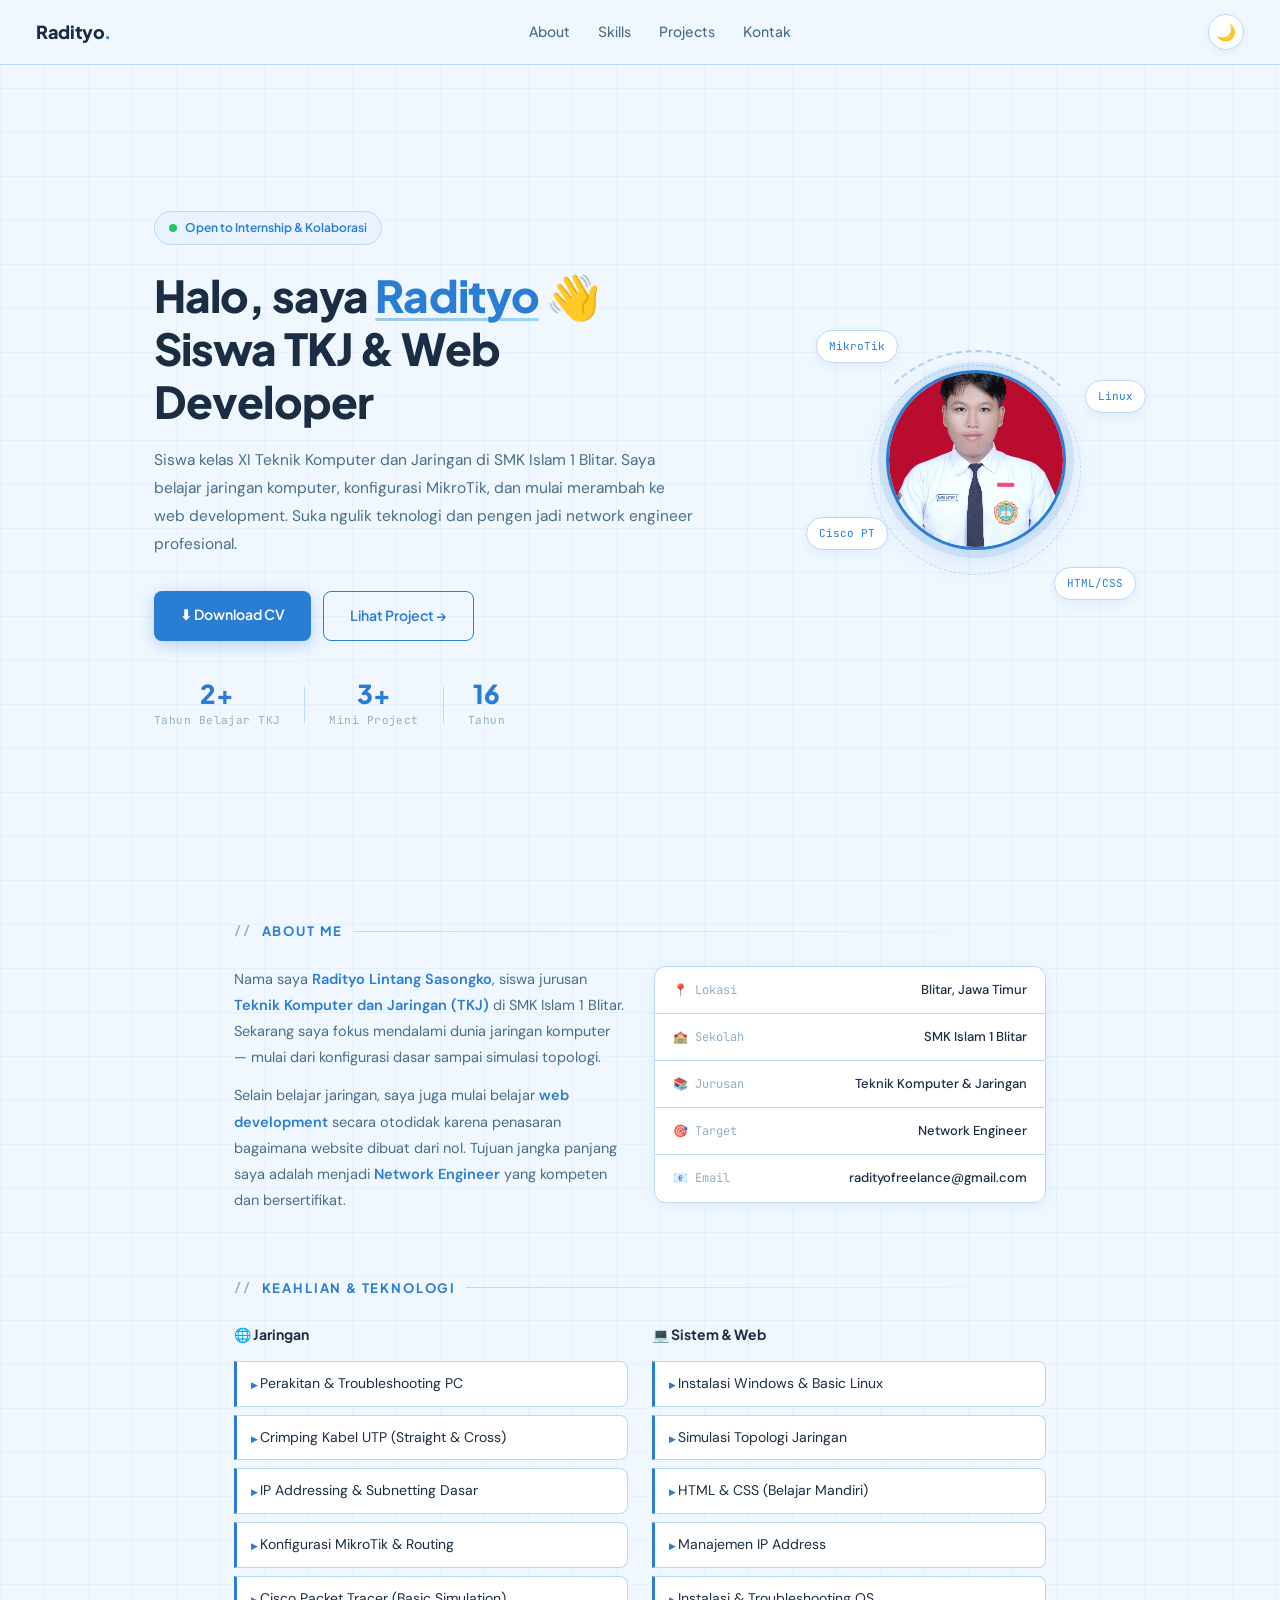
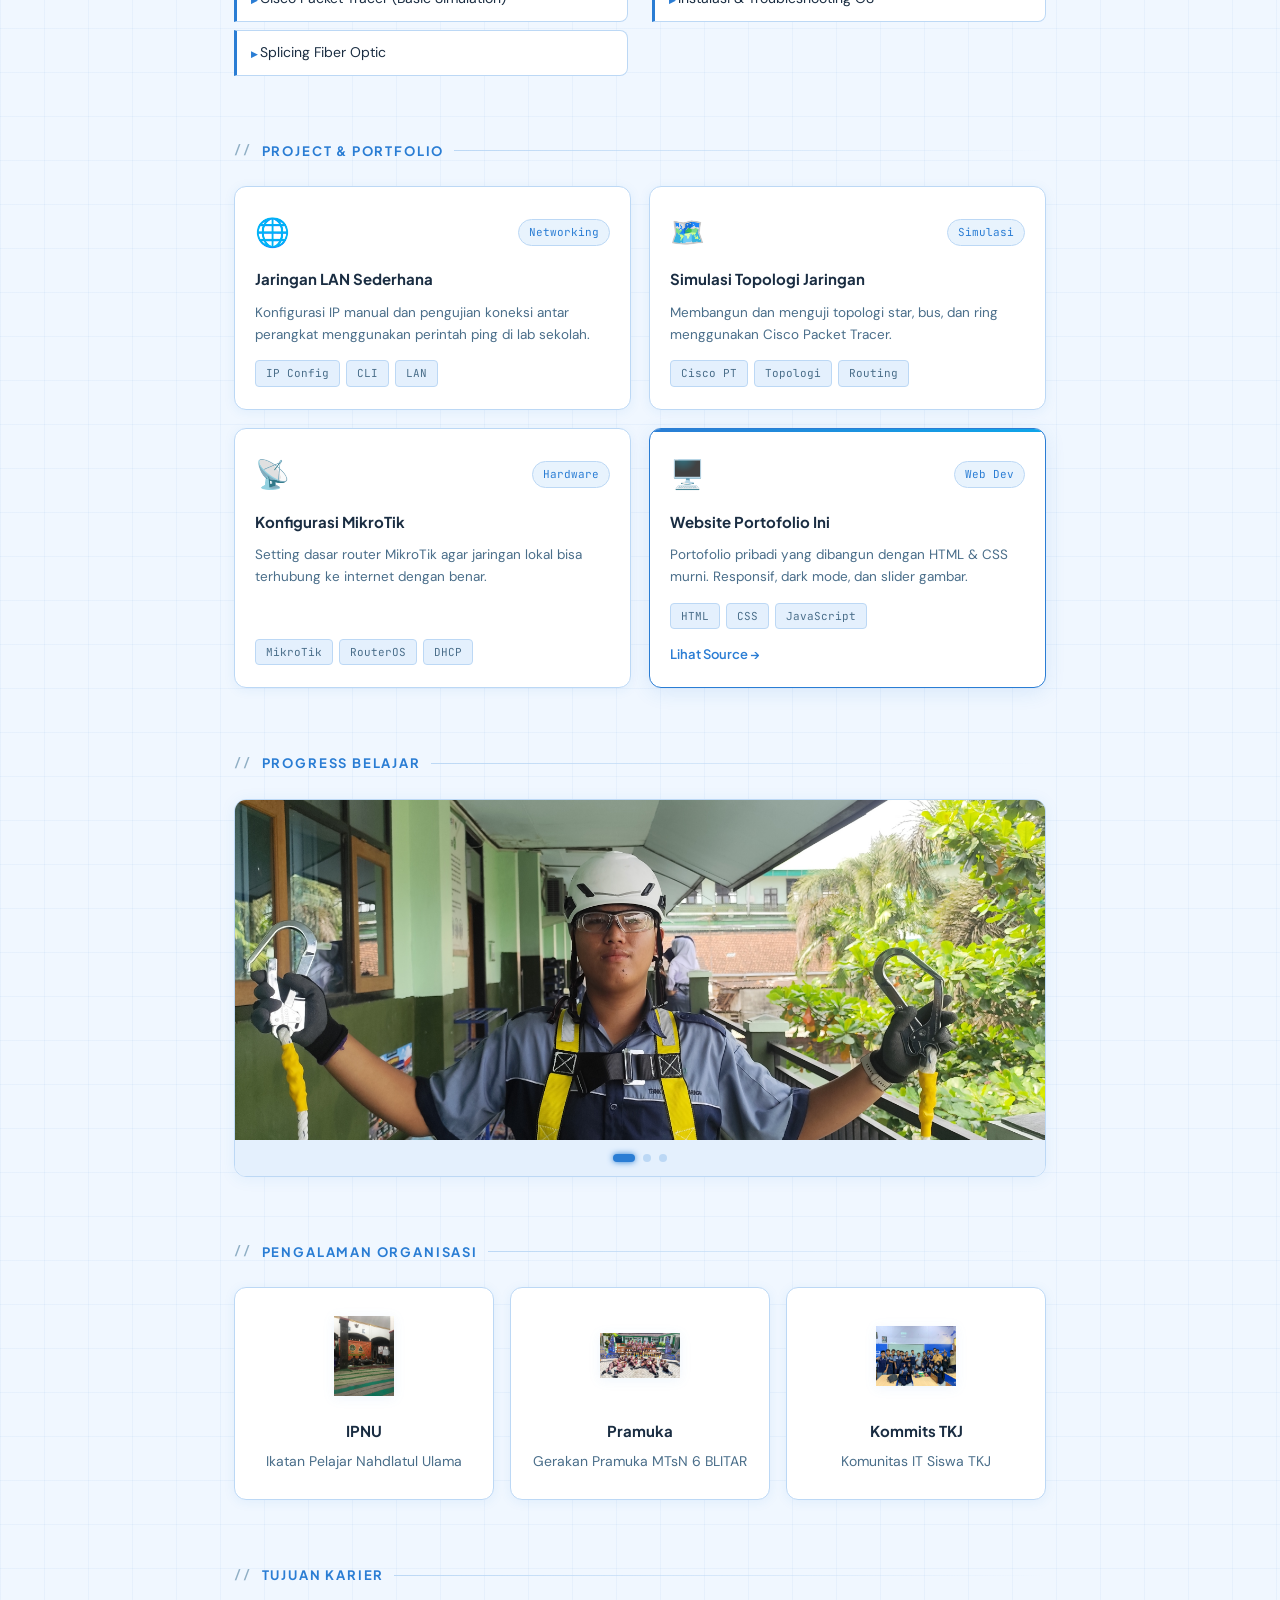
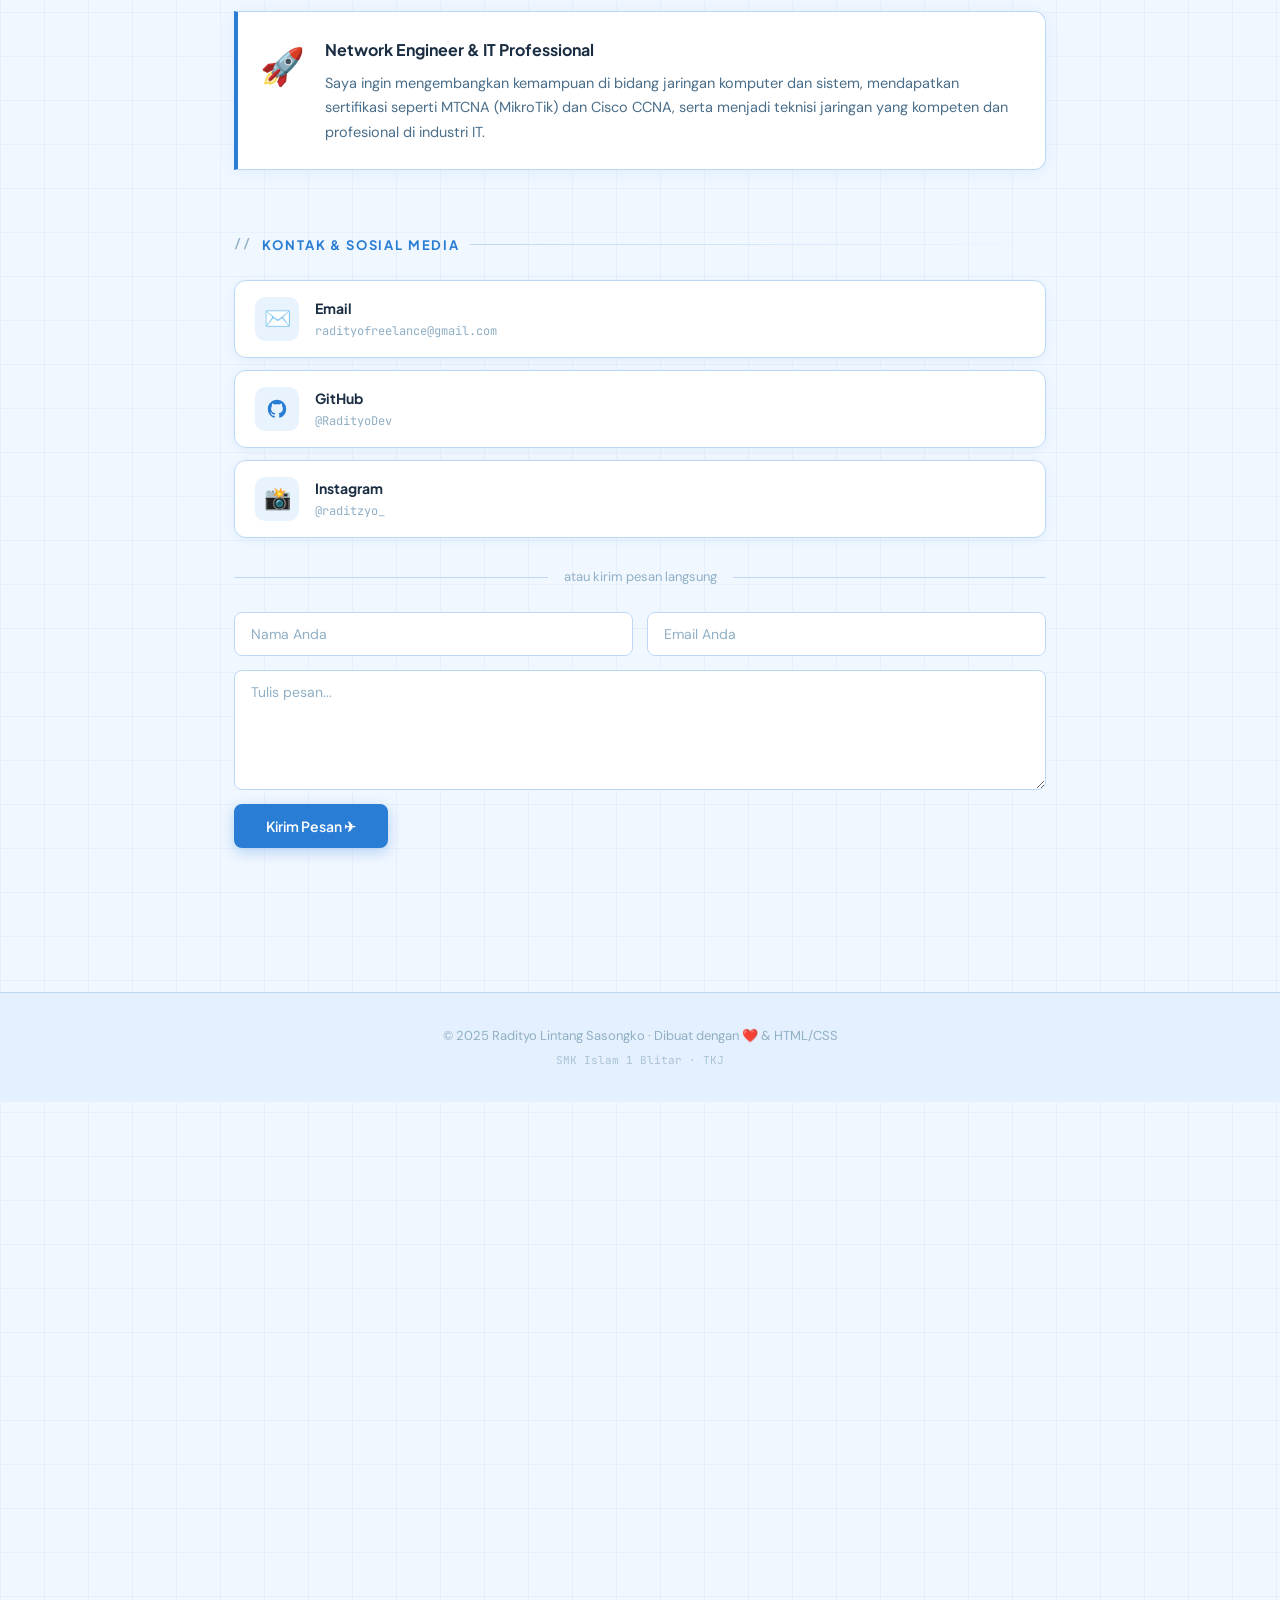
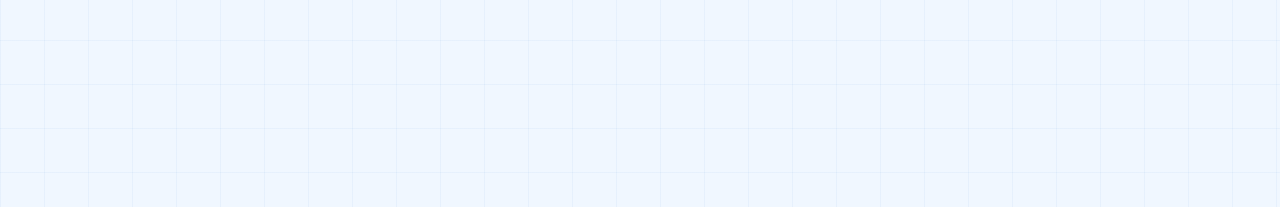
<file: index.html>
<!DOCTYPE html>
<html lang="id">
<head>
  <meta charset="UTF-8">
  <meta name="viewport" content="width=device-width, initial-scale=1.0">
  <title>Radityo Lintang — TKJ & Web Dev</title>
  <link rel="icon" type="image/png" href="favicon.png">
  <meta name="description" content="Portofolio Radityo Lintang Sasongko — siswa TKJ SMK Islam 1 Blitar, belajar jaringan komputer dan web development.">
  <link rel="stylesheet" href="style.css">
</head>
<body>

  <!-- NAVBAR -->
  <nav class="navbar">
    <span class="nav-logo">Radityo<span class="dot">.</span></span>
    <div class="nav-links">
      <a href="#about">About</a>
      <a href="#skills">Skills</a>
      <a href="#projects">Projects</a>
      <a href="#contact">Kontak</a>
    </div>
    <button class="toggle-btn" onclick="toggleDarkMode()">🌙</button>
  </nav>

  <!-- HERO SECTION -->
  <section class="hero" id="home">
    <div class="hero-content">
      <div class="hero-badge">
        <span class="badge-dot"></span> Open to Internship & Kolaborasi
      </div>
      <h1 class="hero-title">
        Halo, saya <span class="highlight">Radityo</span> 👋<br>
        Siswa TKJ & Web Developer
      </h1>
      <p class="hero-desc">
        Siswa kelas XI Teknik Komputer dan Jaringan di SMK Islam 1 Blitar.
        Saya belajar jaringan komputer, konfigurasi MikroTik, dan mulai
        merambah ke web development. Suka ngulik teknologi dan pengen
        jadi network engineer profesional.
      </p>
      <div class="hero-actions">
        <a href="CV-Radityo-Professional.pdf" download class="btn-primary">⬇ Download CV</a>
        <a href="#projects" class="btn-secondary">Lihat Project →</a>
      </div>
      <div class="hero-stats">
        <div class="stat">
          <span class="stat-num">2+</span>
          <span class="stat-label">Tahun Belajar TKJ</span>
        </div>
        <div class="stat-divider"></div>
        <div class="stat">
          <span class="stat-num">3+</span>
          <span class="stat-label">Mini Project</span>
        </div>
        <div class="stat-divider"></div>
        <div class="stat">
          <span class="stat-num">16</span>
          <span class="stat-label">Tahun</span>
        </div>
      </div>
    </div>
    <div class="hero-visual">
      <div class="avatar-wrap">
        <img src="profile.jpg" alt="Foto Radityo" class="hero-avatar">
        <div class="avatar-ring"></div>
        <div class="avatar-ring ring2"></div>
      </div>
      <!-- floating tech badges -->
      <div class="float-badge b1">MikroTik</div>
      <div class="float-badge b2">Linux</div>
      <div class="float-badge b3">Cisco PT</div>
      <div class="float-badge b4">HTML/CSS</div>
    </div>
  </section>

  <div class="container">

    <!-- ABOUT -->
    <section id="about">
      <h2>About Me</h2>
      <div class="about-grid">
        <div class="about-text">
          <p>
            Nama saya <strong>Radityo Lintang Sasongko</strong>, siswa jurusan
            <strong>Teknik Komputer dan Jaringan (TKJ)</strong> di SMK Islam 1 Blitar.
            Sekarang saya fokus mendalami dunia jaringan komputer — mulai dari
            konfigurasi dasar sampai simulasi topologi.
          </p>
          <p style="margin-top:12px">
            Selain belajar jaringan, saya juga mulai belajar <strong>web development</strong>
            secara otodidak karena penasaran bagaimana website dibuat dari nol.
            Tujuan jangka panjang saya adalah menjadi <strong>Network Engineer</strong>
            yang kompeten dan bersertifikat.
          </p>
        </div>
        <div class="about-info">
          <div class="info-row">
            <span class="info-label">📍 Lokasi</span>
            <span>Blitar, Jawa Timur</span>
          </div>
          <div class="info-row">
            <span class="info-label">🏫 Sekolah</span>
            <span>SMK Islam 1 Blitar</span>
          </div>
          <div class="info-row">
            <span class="info-label">📚 Jurusan</span>
            <span>Teknik Komputer & Jaringan</span>
          </div>
          <div class="info-row">
            <span class="info-label">🎯 Target</span>
            <span>Network Engineer</span>
          </div>
          <div class="info-row">
            <span class="info-label">📧 Email</span>
            <span>radityofreelance@gmail.com</span>
          </div>
        </div>
      </div>
    </section>

    <!-- SKILLS -->
    <section id="skills">
      <h2>Keahlian & Teknologi</h2>
      <div class="skills-grid">
        <div class="skill-group">
          <h3 class="skill-group-title">🌐 Jaringan</h3>
          <ul class="list">
            <li>Perakitan & Troubleshooting PC</li>
            <li>Crimping Kabel UTP (Straight & Cross)</li>
            <li>IP Addressing & Subnetting Dasar</li>
            <li>Konfigurasi MikroTik & Routing</li>
            <li>Cisco Packet Tracer (Basic Simulation)</li>
            <li>Splicing Fiber Optic</li>
          </ul>
        </div>
        <div class="skill-group">
          <h3 class="skill-group-title">💻 Sistem & Web</h3>
          <ul class="list">
            <li>Instalasi Windows & Basic Linux</li>
            <li>Simulasi Topologi Jaringan</li>
            <li>HTML & CSS (Belajar Mandiri)</li>
            <li>Manajemen IP Address</li>
            <li>Instalasi & Troubleshooting OS</li>
          </ul>
        </div>
      </div>
    </section>

    <!-- PROJECTS -->
    <section id="projects">
      <h2>Project & Portfolio</h2>
      <div class="project-cards">

        <div class="project-card">
          <div class="project-header">
            <span class="project-icon">🌐</span>
            <span class="project-tag">Networking</span>
          </div>
          <h3>Jaringan LAN Sederhana</h3>
          <p>Konfigurasi IP manual dan pengujian koneksi antar perangkat menggunakan perintah ping di lab sekolah.</p>
          <div class="project-tech">
            <span>IP Config</span><span>CLI</span><span>LAN</span>
          </div>
        </div>

        <div class="project-card">
          <div class="project-header">
            <span class="project-icon">🗺️</span>
            <span class="project-tag">Simulasi</span>
          </div>
          <h3>Simulasi Topologi Jaringan</h3>
          <p>Membangun dan menguji topologi star, bus, dan ring menggunakan Cisco Packet Tracer.</p>
          <div class="project-tech">
            <span>Cisco PT</span><span>Topologi</span><span>Routing</span>
          </div>
        </div>

        <div class="project-card">
          <div class="project-header">
            <span class="project-icon">📡</span>
            <span class="project-tag">Hardware</span>
          </div>
          <h3>Konfigurasi MikroTik</h3>
          <p>Setting dasar router MikroTik agar jaringan lokal bisa terhubung ke internet dengan benar.</p>
          <div class="project-tech">
            <span>MikroTik</span><span>RouterOS</span><span>DHCP</span>
          </div>
        </div>

        <div class="project-card featured">
          <div class="project-header">
            <span class="project-icon">🖥️</span>
            <span class="project-tag">Web Dev</span>
          </div>
          <h3>Website Portofolio Ini</h3>
          <p>Portofolio pribadi yang dibangun dengan HTML & CSS murni. Responsif, dark mode, dan slider gambar.</p>
          <div class="project-tech">
            <span>HTML</span><span>CSS</span><span>JavaScript</span>
          </div>
          <a href="#" class="project-link">Lihat Source →</a>
        </div>

      </div>
    </section>

    <!-- PROGRESS BELAJAR -->
    <section id="progress">
      <h2>Progress Belajar</h2>
      <div class="ig-slider">
        <div class="ig-slides">
          <img src="img1.jpg" alt="Progress 1">
          <img src="img2.jpg" alt="Progress 2">
          <img src="img3.jpg" alt="Progress 3">
        </div>
        <div class="dots"></div>
      </div>
    </section>

    <!-- ORGANISASI -->
    <section id="org">
      <h2>Pengalaman Organisasi</h2>
      <div class="cards">
        <div class="card">
          <img src="ippnu.png" alt="IPNU">
          <p><strong>IPNU</strong></p>
          <p>Ikatan Pelajar Nahdlatul Ulama</p>
        </div>
        <div class="card">
          <img src="pramuka.png" alt="Pramuka">
          <p><strong>Pramuka</strong></p>
          <p>Gerakan Pramuka MTsN 6 BLITAR</p>
        </div>
        <div class="card">
          <img src="kommits.png" alt="Kommits TKJ">
          <p><strong>Kommits TKJ</strong></p>
          <p>Komunitas IT Siswa TKJ</p>
        </div>
      </div>
    </section>

    <!-- TUJUAN KARIER -->
    <section id="career">
      <h2>Tujuan Karier</h2>
      <div class="career-box">
        <div class="career-icon">🚀</div>
        <div>
          <p class="career-title">Network Engineer &amp; IT Professional</p>
          <p>
            Saya ingin mengembangkan kemampuan di bidang jaringan komputer dan sistem,
            mendapatkan sertifikasi seperti MTCNA (MikroTik) dan Cisco CCNA,
            serta menjadi teknisi jaringan yang kompeten dan profesional di industri IT.
          </p>
        </div>
      </div>
    </section>

    <!-- KONTAK & SOSIAL -->
    <section id="contact">
      <h2>Kontak & Sosial Media</h2>

      <div class="social-links">
        <a href="mailto:radityofreelance@gmail.com?subject=Kerja Sama Dengan Radityo" class="social-card email">
          <span class="social-icon">✉️</span>
          <div>
            <span class="social-name">Email</span>
            <span class="social-handle">radityofreelance@gmail.com</span>
          </div>
        </a>
        <a href="https://github.com/RadityoDev" target="_blank" class="social-card github">
          <span class="social-icon">
            <svg width="22" height="22" viewBox="0 0 24 24" fill="currentColor"><path d="M12 2C6.477 2 2 6.484 2 12.017c0 4.425 2.865 8.18 6.839 9.504.5.092.682-.217.682-.483 0-.237-.008-.868-.013-1.703-2.782.605-3.369-1.343-3.369-1.343-.454-1.158-1.11-1.466-1.11-1.466-.908-.62.069-.608.069-.608 1.003.07 1.531 1.032 1.531 1.032.892 1.53 2.341 1.088 2.91.832.092-.647.35-1.088.636-1.338-2.22-.253-4.555-1.113-4.555-4.951 0-1.093.39-1.988 1.029-2.688-.103-.253-.446-1.272.098-2.65 0 0 .84-.27 2.75 1.026A9.564 9.564 0 0112 6.844c.85.004 1.705.115 2.504.337 1.909-1.296 2.747-1.027 2.747-1.027.546 1.379.202 2.398.1 2.651.64.7 1.028 1.595 1.028 2.688 0 3.848-2.339 4.695-4.566 4.943.359.309.678.92.678 1.855 0 1.338-.012 2.419-.012 2.747 0 .268.18.58.688.482A10.019 10.019 0 0022 12.017C22 6.484 17.522 2 12 2z"/></svg>
          </span>
          <div>
            <span class="social-name">GitHub</span>
            <span class="social-handle">@RadityoDev</span>
          </div>
        </a>
        <a href="https://www.instagram.com/raditzyo_?igsh=cDlxZDhxYXo2b2p4" target="_blank" class="social-card instagram">
          <span class="social-icon">📸</span>
          <div>
            <span class="social-name">Instagram</span>
            <span class="social-handle">@raditzyo_</span>
          </div>
        </a>
      </div>

      <div class="contact-divider">
        <span>atau kirim pesan langsung</span>
      </div>

      <form action="https://formspree.io/f/mvzbaopq" method="POST">
        <div class="form-row">
          <input type="text" name="name" placeholder="Nama Anda" required>
          <input type="email" name="email" placeholder="Email Anda" required>
        </div>
        <textarea name="message" placeholder="Tulis pesan..." required></textarea>
        <button type="submit">Kirim Pesan ✈</button>
      </form>
    </section>

  </div>

  <!-- FOOTER -->
  <footer class="footer">
    <p>© 2025 Radityo Lintang Sasongko · Dibuat dengan ❤️ & HTML/CSS</p>
    <p class="footer-sub">SMK Islam 1 Blitar · TKJ</p>
  </footer>

  <script>
    // Dark mode
    function toggleDarkMode() {
      document.body.classList.toggle("dark");
      const btn = document.querySelector(".toggle-btn");
      btn.textContent = document.body.classList.contains("dark") ? "☀️" : "🌙";
    }

    // Image slider
    const slider = document.querySelector(".ig-slides");
    const images = document.querySelectorAll(".ig-slides img");
    const dotsContainer = document.querySelector(".dots");

    let index = 0;
    let startX = 0;
    let isDragging = false;

    images.forEach((_, i) => {
      const dot = document.createElement("span");
      dot.addEventListener("click", () => { index = i; updateSlider(); });
      dotsContainer.appendChild(dot);
    });

    function updateDots() {
      document.querySelectorAll(".dots span").forEach((dot, i) => {
        dot.classList.toggle("active", i === index);
      });
    }

    function updateSlider() {
      slider.style.transform = `translateX(-${index * 100}%)`;
      updateDots();
    }

    slider.addEventListener("touchstart", e => { startX = e.touches[0].clientX; isDragging = true; });
    slider.addEventListener("touchmove", e => {
      if (!isDragging) return;
      const diff = startX - e.touches[0].clientX;
      if (diff > 50) { index = Math.min(index + 1, images.length - 1); isDragging = false; updateSlider(); }
      if (diff < -50) { index = Math.max(index - 1, 0); isDragging = false; updateSlider(); }
    });
    slider.addEventListener("touchend", () => { isDragging = false; });

    updateSlider();

    // Scroll reveal
    const observer = new IntersectionObserver((entries) => {
      entries.forEach(e => { if (e.isIntersecting) e.target.classList.add("visible"); });
    }, { threshold: 0.1 });
    document.querySelectorAll("section").forEach(s => observer.observe(s));
  </script>


<section id="homelab" class="homelab">
<div class="section-title">
<h2>🏠 My Homelab</h2>
<p>Building and maintaining self-hosted services on Ubuntu Server.</p>
</div>
<div class="homelab-grid">
<div class="lab-card"><h3>☁️ Nextcloud</h3><p>Private cloud storage.</p></div>
<div class="lab-card"><h3>📸 Immich</h3><p>Photo management.</p></div>
<div class="lab-card"><h3>🎵 Navidrome</h3><p>Music streaming.</p></div>
<div class="lab-card"><h3>📊 Netdata</h3><p>Server monitoring.</p></div>
<div class="lab-card"><h3>🔐 Tailscale</h3><p>Secure remote access.</p></div>
<div class="lab-card"><h3>🐳 Docker</h3><p>Container platform.</p></div>
</div>
<div class="stats">
<div><strong>10+</strong><span>Containers</span></div>
<div><strong>8+</strong><span>Services</span></div>
<div><strong>24/7</strong><span>Server</span></div>
<div><strong>2026</strong><span>Homelab</span></div>
</div>
</section>

</body>
</html>
</file>
<file: style.css>
/* ============================================================
   RADITYO PORTFOLIO — LIGHT BLUE TECH THEME
   ============================================================ */

@import url('https://fonts.googleapis.com/css2?family=Plus+Jakarta+Sans:wght@400;500;600;700;800&family=DM+Sans:ital,wght@0,300;0,400;0,500;1,400&family=JetBrains+Mono:wght@400;500&display=swap');

/* ── VARIABLES ── */
:root {
  --bg:           #f0f7ff;
  --bg2:          #e4f0fd;
  --bg3:          #d6e8fb;
  --card-bg:      #ffffff;
  --border:       #bcd8f5;
  --accent:       #2a7dd4;
  --accent-dim:   #1a6abf;
  --accent-light: #e8f3fd;
  --accent-glow:  rgba(42, 125, 212, 0.12);
  --cyan:         #0ea5e9;
  --text:         #1a2d42;
  --text-dim:     #4a6e8a;
  --text-muted:   #90afc5;
  --shadow:       rgba(42, 125, 212, 0.08);
  --shadow-md:    rgba(42, 125, 212, 0.16);
  --font-mono:    'JetBrains Mono', monospace;
  --font-head:    'Plus Jakarta Sans', sans-serif;
  --font-body:    'DM Sans', sans-serif;
  --radius:       12px;
  --radius-sm:    8px;
}

body.dark {
  --bg:           #0d1f35;
  --bg2:          #112540;
  --bg3:          #162d4c;
  --card-bg:      #0f2238;
  --border:       #1e4068;
  --accent:       #5baaf0;
  --accent-dim:   #4a9add;
  --accent-light: #112540;
  --accent-glow:  rgba(91, 170, 240, 0.15);
  --cyan:         #38bdf8;
  --text:         #d0e8f8;
  --text-dim:     #7aaed0;
  --text-muted:   #3a6080;
  --shadow:       rgba(0, 0, 0, 0.3);
  --shadow-md:    rgba(0, 0, 0, 0.5);
}

/* ── RESET ── */
*, *::before, *::after { box-sizing: border-box; margin: 0; padding: 0; }
html { scroll-behavior: smooth; }

body {
  background-color: var(--bg);
  color: var(--text);
  font-family: var(--font-body);
  font-size: 15px;
  line-height: 1.7;
  min-height: 100vh;
  overflow-x: hidden;
  transition: background 0.4s ease, color 0.4s ease;
  background-image:
    linear-gradient(rgba(42,125,212,0.05) 1px, transparent 1px),
    linear-gradient(90deg, rgba(42,125,212,0.05) 1px, transparent 1px);
  background-size: 44px 44px;
}

::-webkit-scrollbar { width: 6px; }
::-webkit-scrollbar-track { background: var(--bg2); }
::-webkit-scrollbar-thumb { background: var(--accent-dim); border-radius: 3px; }

/* ── NAVBAR ── */
.navbar {
  position: fixed;
  top: 0; left: 0; right: 0;
  z-index: 100;
  display: flex;
  align-items: center;
  justify-content: space-between;
  padding: 14px 36px;
  background: rgba(240, 247, 255, 0.88);
  backdrop-filter: blur(14px);
  -webkit-backdrop-filter: blur(14px);
  border-bottom: 1px solid var(--border);
  transition: background 0.4s;
}

body.dark .navbar { background: rgba(13, 31, 53, 0.92); }

.nav-logo {
  font-family: var(--font-head);
  font-weight: 800;
  font-size: 18px;
  color: var(--text);
  letter-spacing: -0.02em;
}

.nav-logo .dot { color: var(--accent); }

.nav-links { display: flex; gap: 28px; }

.nav-links a {
  font-family: var(--font-head);
  font-size: 14px;
  font-weight: 500;
  color: var(--text-dim);
  text-decoration: none;
  transition: color 0.2s;
}

.nav-links a:hover { color: var(--accent); }

.toggle-btn {
  background: var(--card-bg);
  border: 1px solid var(--border);
  font-size: 16px;
  width: 36px; height: 36px;
  border-radius: 50%;
  cursor: pointer;
  display: flex; align-items: center; justify-content: center;
  transition: all 0.3s ease;
  box-shadow: 0 2px 8px var(--shadow);
}

.toggle-btn:hover {
  background: var(--accent);
  border-color: var(--accent);
  transform: scale(1.1);
}

/* ── HERO ── */
.hero {
  min-height: 100vh;
  display: flex;
  align-items: center;
  justify-content: space-between;
  gap: 40px;
  padding: 100px 64px 60px;
  max-width: 1100px;
  margin: 0 auto;
}

.hero-content { flex: 1; max-width: 540px; }

.hero-badge {
  display: inline-flex;
  align-items: center;
  gap: 8px;
  background: var(--accent-light);
  border: 1px solid var(--border);
  color: var(--accent);
  font-family: var(--font-head);
  font-size: 12px;
  font-weight: 600;
  padding: 6px 14px;
  border-radius: 99px;
  margin-bottom: 24px;
  animation: fadeUp 0.5s ease both;
}

.badge-dot {
  width: 8px; height: 8px;
  background: #22c55e;
  border-radius: 50%;
  animation: blink 2s infinite;
}

@keyframes blink {
  0%, 100% { opacity: 1; }
  50%       { opacity: 0.3; }
}

.hero-title {
  font-family: var(--font-head);
  font-size: clamp(28px, 4vw, 44px);
  font-weight: 800;
  line-height: 1.2;
  color: var(--text);
  margin-bottom: 20px;
  letter-spacing: -0.02em;
  animation: fadeUp 0.6s ease 0.1s both;
}

.hero-title .highlight {
  color: var(--accent);
  position: relative;
}

.hero-title .highlight::after {
  content: '';
  position: absolute;
  bottom: 2px; left: 0; right: 0;
  height: 3px;
  background: linear-gradient(90deg, var(--accent), var(--cyan));
  border-radius: 2px;
  opacity: 0.4;
}

.hero-desc {
  font-size: 15.5px;
  color: var(--text-dim);
  line-height: 1.8;
  margin-bottom: 32px;
  animation: fadeUp 0.6s ease 0.2s both;
}

.hero-actions {
  display: flex;
  gap: 12px;
  flex-wrap: wrap;
  margin-bottom: 40px;
  animation: fadeUp 0.6s ease 0.3s both;
}

.btn-primary {
  display: inline-block;
  background: var(--accent);
  color: #ffffff;
  font-family: var(--font-head);
  font-size: 14px;
  font-weight: 600;
  padding: 12px 26px;
  border-radius: var(--radius-sm);
  text-decoration: none;
  box-shadow: 0 4px 16px rgba(42,125,212,0.3);
  transition: all 0.3s ease;
}

.btn-primary:hover {
  background: var(--accent-dim);
  box-shadow: 0 6px 24px rgba(42,125,212,0.45);
  transform: translateY(-2px);
}

.btn-secondary {
  display: inline-block;
  border: 1.5px solid var(--accent);
  color: var(--accent);
  font-family: var(--font-head);
  font-size: 14px;
  font-weight: 600;
  padding: 12px 26px;
  border-radius: var(--radius-sm);
  text-decoration: none;
  transition: all 0.3s ease;
}

.btn-secondary:hover {
  background: var(--accent-glow);
  transform: translateY(-2px);
}

.hero-stats {
  display: flex;
  align-items: center;
  gap: 24px;
  animation: fadeUp 0.6s ease 0.4s both;
}

.stat { text-align: center; }

.stat-num {
  display: block;
  font-family: var(--font-head);
  font-size: 26px;
  font-weight: 800;
  color: var(--accent);
  line-height: 1;
}

.stat-label {
  display: block;
  font-size: 11px;
  color: var(--text-muted);
  font-family: var(--font-mono);
  letter-spacing: 0.04em;
  margin-top: 4px;
}

.stat-divider {
  width: 1px; height: 36px;
  background: var(--border);
}

/* ── HERO VISUAL ── */
.hero-visual {
  position: relative;
  width: 300px; height: 300px;
  flex-shrink: 0;
  animation: fadeUp 0.7s ease 0.2s both;
}

.avatar-wrap {
  position: relative;
  width: 200px; height: 200px;
  margin: 50px auto 0;
}

.hero-avatar {
  width: 180px; height: 180px;
  border-radius: 50%;
  object-fit: cover;
  border: 3px solid var(--accent);
  box-shadow: 0 0 0 8px var(--accent-glow), 0 8px 32px var(--shadow-md);
  display: block;
  margin: 10px auto;
  position: relative;
  z-index: 2;
}

.avatar-ring {
  position: absolute;
  top: 50%; left: 50%;
  transform: translate(-50%, -50%);
  width: 210px; height: 210px;
  border-radius: 50%;
  border: 1.5px dashed var(--border);
  animation: spin 20s linear infinite;
}

.ring2 {
  width: 240px; height: 240px;
  border-color: transparent;
  border-top-color: var(--accent);
  border-width: 2px;
  opacity: 0.3;
  animation: spin 8s linear infinite reverse;
}

@keyframes spin { to { transform: translate(-50%, -50%) rotate(360deg); } }

.float-badge {
  position: absolute;
  background: var(--card-bg);
  border: 1px solid var(--border);
  color: var(--accent);
  font-family: var(--font-mono);
  font-size: 11px;
  padding: 6px 12px;
  border-radius: 99px;
  box-shadow: 0 4px 12px var(--shadow);
  white-space: nowrap;
  animation: float 4s ease-in-out infinite;
}

.b1 { top: 10px; left: -10px; animation-delay: 0s; }
.b2 { top: 60px; right: -20px; animation-delay: 0.8s; }
.b3 { bottom: 70px; left: -20px; animation-delay: 1.6s; }
.b4 { bottom: 20px; right: -10px; animation-delay: 2.4s; }

@keyframes float {
  0%, 100% { transform: translateY(0); }
  50%       { transform: translateY(-8px); }
}

/* ── CONTAINER ── */
.container {
  max-width: 860px;
  margin: 0 auto;
  padding: 20px 24px 80px;
}

/* ── SECTIONS ── */
section {
  margin-bottom: 64px;
  opacity: 0;
  transform: translateY(24px);
  transition: opacity 0.55s ease, transform 0.55s ease;
}

section.visible { opacity: 1; transform: translateY(0); }

section h2 {
  font-family: var(--font-head);
  font-size: 13px;
  font-weight: 700;
  letter-spacing: 0.14em;
  text-transform: uppercase;
  color: var(--accent);
  margin-bottom: 24px;
  display: flex;
  align-items: center;
  gap: 10px;
}

section h2::before {
  content: '//';
  color: var(--text-muted);
  font-family: var(--font-mono);
  font-size: 12px;
}

section h2::after {
  content: '';
  flex: 1;
  height: 1px;
  background: linear-gradient(90deg, var(--border), transparent);
}

/* ── ABOUT ── */
.about-grid {
  display: grid;
  grid-template-columns: 1fr 1fr;
  gap: 28px;
  align-items: start;
}

.about-text p { color: var(--text-dim); font-size: 14.5px; line-height: 1.8; }
.about-text strong { color: var(--accent); font-weight: 600; }

.about-info {
  background: var(--card-bg);
  border: 1px solid var(--border);
  border-radius: var(--radius);
  overflow: hidden;
  box-shadow: 0 2px 16px var(--shadow);
}

.info-row {
  display: flex;
  align-items: center;
  justify-content: space-between;
  gap: 12px;
  padding: 12px 18px;
  border-bottom: 1px solid var(--border);
  font-size: 13.5px;
  transition: background 0.2s;
}

.info-row:last-child { border-bottom: none; }
.info-row:hover { background: var(--accent-light); }

.info-label {
  color: var(--text-muted);
  font-family: var(--font-mono);
  font-size: 12px;
  white-space: nowrap;
}

.info-row span:last-child {
  color: var(--text);
  font-weight: 500;
  text-align: right;
  font-size: 13px;
}

/* ── SKILLS ── */
.skills-grid {
  display: grid;
  grid-template-columns: 1fr 1fr;
  gap: 24px;
}

.skill-group-title {
  font-family: var(--font-head);
  font-size: 14px;
  font-weight: 700;
  color: var(--text);
  margin-bottom: 14px;
}

.list { list-style: none; display: flex; flex-direction: column; gap: 8px; }

.list li {
  font-size: 14px;
  color: var(--text);
  padding: 10px 14px;
  background: var(--card-bg);
  border: 1px solid var(--border);
  border-left: 3px solid var(--accent);
  border-radius: 0 var(--radius-sm) var(--radius-sm) 0;
  transition: all 0.22s ease;
  cursor: default;
}

.list li::before { content: '▶ '; color: var(--accent); font-size: 9px; }

.list li:hover {
  background: var(--accent-light);
  transform: translateX(5px);
  box-shadow: -3px 0 0 var(--accent);
  border-color: var(--accent);
}

/* ── PROJECT CARDS ── */
.project-cards {
  display: grid;
  grid-template-columns: repeat(2, 1fr);
  gap: 18px;
}

.project-card {
  background: var(--card-bg);
  border: 1px solid var(--border);
  border-radius: var(--radius);
  padding: 22px 20px;
  transition: all 0.3s ease;
  display: flex;
  flex-direction: column;
  gap: 10px;
  box-shadow: 0 2px 12px var(--shadow);
  position: relative;
  overflow: hidden;
}

.project-card::before {
  content: '';
  position: absolute;
  top: 0; left: 0; right: 0;
  height: 3px;
  background: linear-gradient(90deg, var(--accent), var(--cyan));
  opacity: 0;
  transition: opacity 0.3s;
}

.project-card:hover {
  transform: translateY(-4px);
  border-color: var(--accent);
  box-shadow: 0 8px 28px var(--shadow-md);
}

.project-card:hover::before { opacity: 1; }

.project-card.featured {
  border-color: var(--accent);
  box-shadow: 0 4px 20px var(--accent-glow);
}

.project-card.featured::before { opacity: 1; }

.project-header {
  display: flex;
  align-items: center;
  justify-content: space-between;
}

.project-icon { font-size: 28px; }

.project-tag {
  font-family: var(--font-mono);
  font-size: 11px;
  background: var(--accent-light);
  color: var(--accent);
  border: 1px solid var(--border);
  padding: 3px 10px;
  border-radius: 99px;
}

.project-card h3 {
  font-family: var(--font-head);
  font-size: 15px;
  font-weight: 700;
  color: var(--text);
}

.project-card > p {
  font-size: 13.5px;
  color: var(--text-dim);
  line-height: 1.65;
  flex: 1;
}

.project-tech {
  display: flex;
  flex-wrap: wrap;
  gap: 6px;
  margin-top: 4px;
}

.project-tech span {
  font-family: var(--font-mono);
  font-size: 11px;
  background: var(--bg2);
  color: var(--text-dim);
  border: 1px solid var(--border);
  padding: 3px 10px;
  border-radius: 4px;
}

.project-link {
  font-family: var(--font-head);
  font-size: 13px;
  font-weight: 600;
  color: var(--accent);
  text-decoration: none;
  margin-top: 4px;
  display: inline-block;
  transition: letter-spacing 0.2s;
}

.project-link:hover { letter-spacing: 0.03em; }

/* ── SLIDER ── */
.ig-slider {
  border: 1px solid var(--border);
  border-radius: var(--radius);
  overflow: hidden;
  background: var(--card-bg);
  box-shadow: 0 2px 16px var(--shadow);
}

.ig-slides {
  display: flex;
  transition: transform 0.4s cubic-bezier(0.25, 0.46, 0.45, 0.94);
}

.ig-slides img {
  min-width: 100%;
  max-height: 340px;
  object-fit: cover;
  display: block;
}

.dots {
  display: flex;
  justify-content: center;
  gap: 8px;
  padding: 14px 0;
  background: var(--bg2);
}

.dots span {
  width: 8px; height: 8px;
  border-radius: 50%;
  background: var(--border);
  cursor: pointer;
  transition: all 0.3s ease;
  display: inline-block;
}

.dots span.active {
  background: var(--accent);
  width: 22px;
  border-radius: 4px;
  box-shadow: 0 0 6px var(--accent);
}

/* ── ORG CARDS ── */
.cards {
  display: grid;
  grid-template-columns: repeat(auto-fit, minmax(180px, 1fr));
  gap: 16px;
}

.card {
  background: var(--card-bg);
  border: 1px solid var(--border);
  border-radius: var(--radius);
  padding: 28px 18px 22px;
  position: relative;
  overflow: hidden;
  transition: all 0.3s ease;
  text-align: center;
  box-shadow: 0 2px 12px var(--shadow);
}

.card::before {
  content: '';
  position: absolute;
  top: 0; left: 0; right: 0;
  height: 3px;
  background: linear-gradient(90deg, var(--accent), var(--cyan));
  opacity: 0;
  transition: opacity 0.3s;
}

.card:hover {
  transform: translateY(-4px);
  border-color: var(--accent);
  box-shadow: 0 8px 28px var(--shadow-md);
}

.card:hover::before { opacity: 1; }

.card img {
  width: 80px; height: 80px;
  object-fit: contain;
  margin-bottom: 14px;
  transition: transform 0.3s ease;
  filter: drop-shadow(0 2px 6px var(--shadow));
}

.card:hover img { transform: scale(1.08); }

.card p { font-size: 14px; color: var(--text-dim); margin-bottom: 4px; }

.card p strong {
  display: block;
  font-family: var(--font-head);
  font-size: 15px;
  font-weight: 700;
  color: var(--text);
  margin-bottom: 6px;
}

/* ── CAREER ── */
.career-box {
  display: flex;
  gap: 20px;
  align-items: flex-start;
  background: var(--card-bg);
  border: 1px solid var(--border);
  border-left: 4px solid var(--accent);
  border-radius: 0 var(--radius) var(--radius) 0;
  padding: 24px 22px;
  box-shadow: 0 2px 16px var(--shadow);
}

.career-icon { font-size: 36px; flex-shrink: 0; }

.career-title {
  font-family: var(--font-head);
  font-size: 16px;
  font-weight: 700;
  color: var(--text);
  margin-bottom: 8px !important;
}

.career-box p:last-child { color: var(--text-dim); font-size: 14.5px; }

/* ── SOCIAL LINKS ── */
.social-links {
  display: flex;
  flex-direction: column;
  gap: 12px;
  margin-bottom: 28px;
}

.social-card {
  display: flex;
  align-items: center;
  gap: 16px;
  background: var(--card-bg);
  border: 1px solid var(--border);
  border-radius: var(--radius);
  padding: 16px 20px;
  text-decoration: none;
  transition: all 0.3s ease;
  box-shadow: 0 2px 10px var(--shadow);
}

.social-card:hover {
  transform: translateX(6px);
  border-color: var(--accent);
  box-shadow: 0 4px 20px var(--shadow-md);
}

.social-icon {
  font-size: 22px;
  width: 44px; height: 44px;
  display: flex; align-items: center; justify-content: center;
  background: var(--accent-light);
  border-radius: 10px;
  flex-shrink: 0;
  color: var(--accent);
}

.social-name {
  display: block;
  font-family: var(--font-head);
  font-size: 14px;
  font-weight: 700;
  color: var(--text);
}

.social-handle {
  display: block;
  font-family: var(--font-mono);
  font-size: 12px;
  color: var(--text-muted);
}

.contact-divider {
  display: flex;
  align-items: center;
  gap: 16px;
  color: var(--text-muted);
  font-size: 13px;
  margin-bottom: 24px;
}

.contact-divider::before,
.contact-divider::after {
  content: '';
  flex: 1;
  height: 1px;
  background: var(--border);
}

/* ── FORM ── */
#contact form { display: flex; flex-direction: column; gap: 14px; }

.form-row { display: grid; grid-template-columns: 1fr 1fr; gap: 14px; }

#contact input,
#contact textarea {
  background: var(--card-bg);
  border: 1.5px solid var(--border);
  color: var(--text);
  font-family: var(--font-body);
  font-size: 14px;
  padding: 12px 16px;
  outline: none;
  border-radius: var(--radius-sm);
  transition: all 0.3s ease;
  width: 100%;
}

#contact input::placeholder,
#contact textarea::placeholder { color: var(--text-muted); }

#contact input:focus,
#contact textarea:focus {
  border-color: var(--accent);
  box-shadow: 0 0 0 3px var(--accent-glow);
}

#contact textarea { resize: vertical; min-height: 120px; }

#contact button[type="submit"] {
  background: var(--accent);
  border: none;
  color: #ffffff;
  font-family: var(--font-head);
  font-size: 14px;
  font-weight: 600;
  padding: 13px 32px;
  border-radius: var(--radius-sm);
  cursor: pointer;
  transition: all 0.3s ease;
  align-self: flex-start;
  box-shadow: 0 4px 14px rgba(42,125,212,0.3);
}

#contact button[type="submit"]:hover {
  background: var(--accent-dim);
  box-shadow: 0 6px 22px rgba(42,125,212,0.45);
  transform: translateY(-2px);
}

/* ── FOOTER ── */
.footer {
  text-align: center;
  padding: 32px 24px;
  border-top: 1px solid var(--border);
  background: var(--bg2);
  color: var(--text-muted);
  font-size: 13px;
}

.footer-sub {
  margin-top: 4px;
  font-family: var(--font-mono);
  font-size: 11px;
  opacity: 0.7;
}

/* ── ANIMATIONS ── */
@keyframes fadeUp {
  from { opacity: 0; transform: translateY(20px); }
  to   { opacity: 1; transform: translateY(0); }
}

/* ── RESPONSIVE ── */
@media (max-width: 768px) {
  .hero {
    flex-direction: column;
    padding: 90px 24px 40px;
    text-align: center;
  }

  .hero-visual { width: 240px; height: 240px; }
  .avatar-wrap { width: 160px; height: 160px; margin-top: 20px; }
  .hero-avatar { width: 140px; height: 140px; }
  .avatar-ring { width: 165px; height: 165px; }
  .ring2 { width: 190px; height: 190px; }
  .b1 { top: 0; left: 5px; }
  .b2 { top: 30px; right: 0; }
  .b3 { bottom: 30px; left: 0; }
  .b4 { bottom: 5px; right: 5px; }

  .hero-actions { justify-content: center; }
  .hero-stats { justify-content: center; }
  .about-grid { grid-template-columns: 1fr; }
  .skills-grid { grid-template-columns: 1fr; }
  .project-cards { grid-template-columns: 1fr; }
  .form-row { grid-template-columns: 1fr; }
  .nav-links { display: none; }
  .container { padding: 16px 16px 60px; }
}

@media (max-width: 480px) {
  .hero-title { font-size: 26px; }
  .cards { grid-template-columns: 1fr; }
  .navbar { padding: 12px 20px; }
}


.homelab{max-width:1100px;margin:80px auto;padding:40px 24px}
.section-title{text-align:center;margin-bottom:32px}
.homelab-grid{display:grid;grid-template-columns:repeat(auto-fit,minmax(220px,1fr));gap:20px}
.lab-card{background:var(--card-bg);border:1px solid var(--border);border-radius:12px;padding:20px;box-shadow:0 8px 20px var(--shadow);transition:.3s}
.lab-card:hover{transform:translateY(-6px);box-shadow:0 12px 30px var(--shadow-md)}
.stats{display:grid;grid-template-columns:repeat(auto-fit,minmax(140px,1fr));gap:16px;margin-top:36px}
.stats div{text-align:center;background:var(--card-bg);padding:18px;border:1px solid var(--border);border-radius:12px}
.stats strong{display:block;font-size:28px;color:var(--accent)}
</file>
